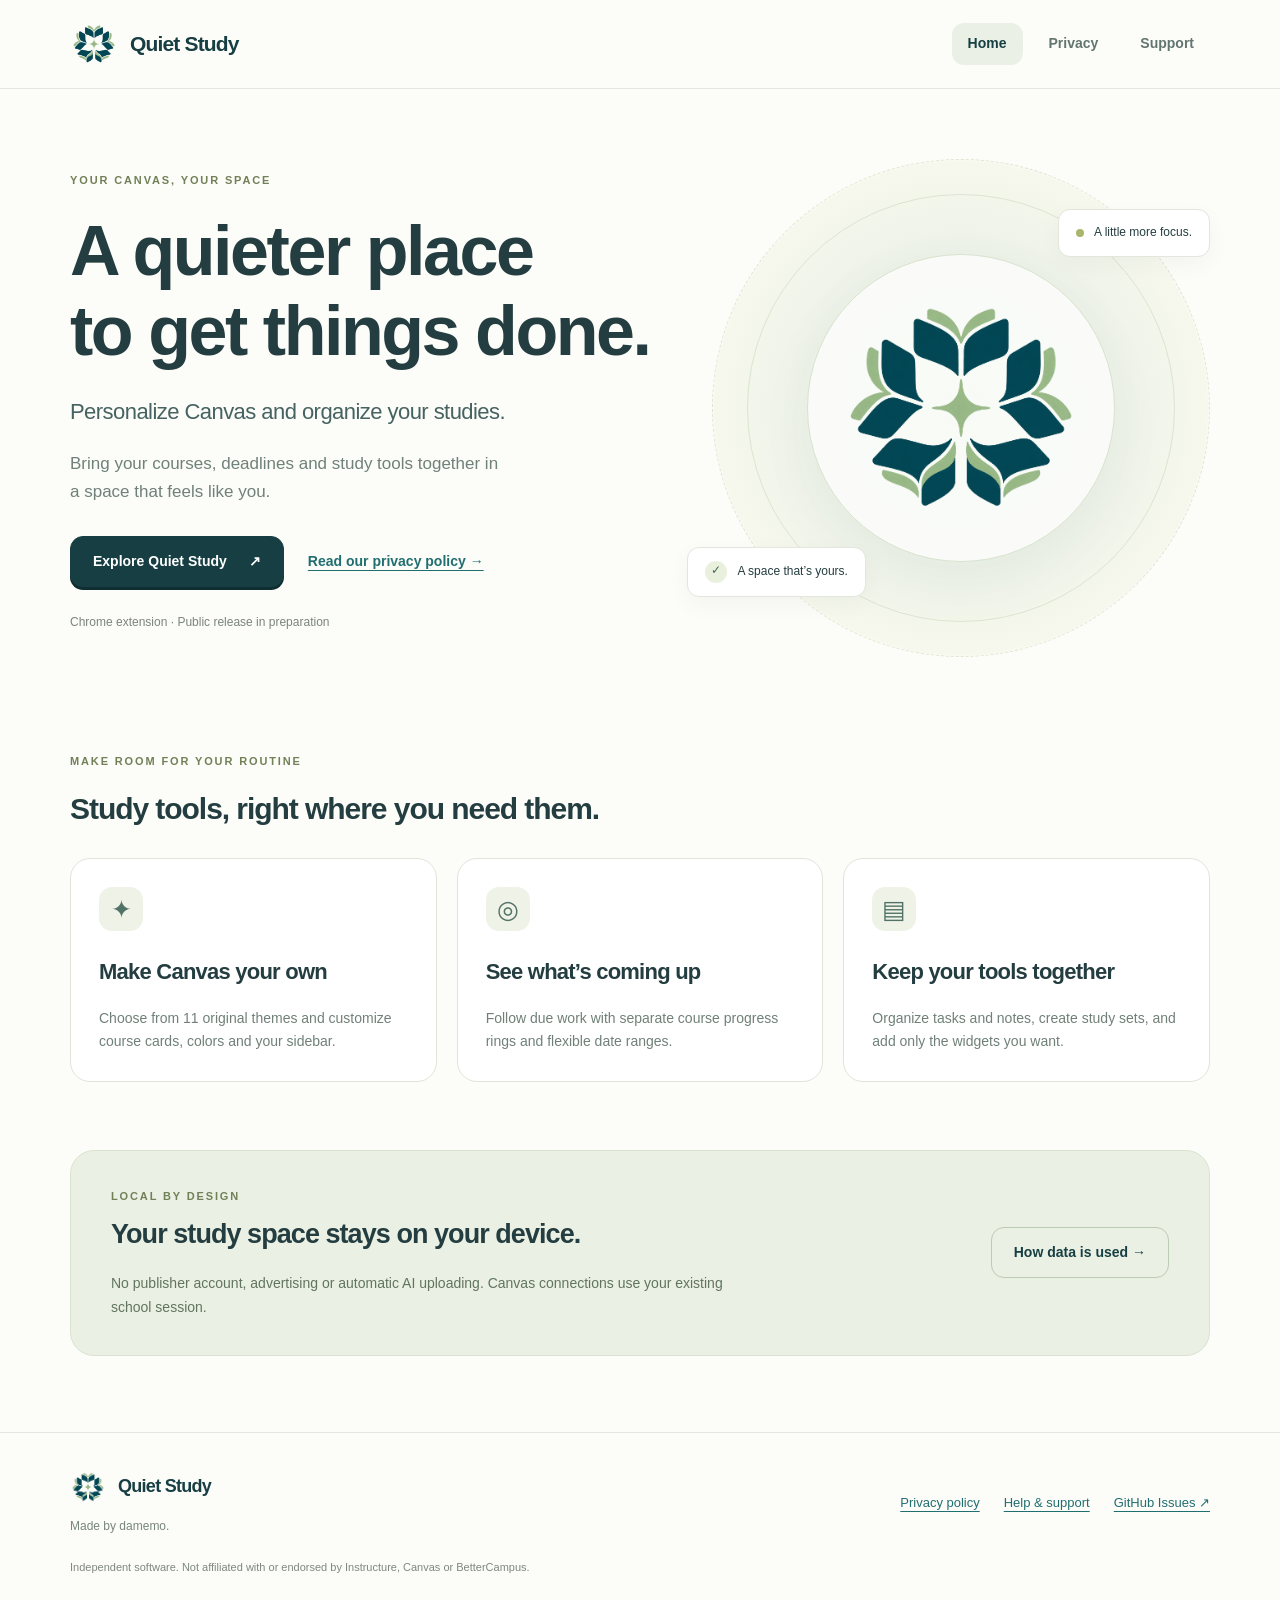
<file: index.html>
<!doctype html>
<html lang="en"><head><meta charset="utf-8"><meta name="viewport" content="width=device-width,initial-scale=1"><title>Home · Quiet Study</title><meta name="description" content="Personalize Canvas and organize your studies. Quiet Study by damemo."><meta name="theme-color" content="#173f43"><link rel="icon" type="image/png" href="icon-128.png"><link rel="stylesheet" href="style.css"></head>
<body><a class="skip" href="#main">Skip to content</a><header class="site-header"><div class="header-inner"><a class="brand" href="index.html" aria-label="Quiet Study home"><img src="quiet-study-logo.png" width="48" height="48" alt=""><span>Quiet Study</span></a><nav aria-label="Main navigation"><a href="index.html" aria-current="page">Home</a><a href="privacy.html">Privacy</a><a href="support.html">Support</a></nav></div></header>
<main id="main"><section class="hero wrap"><div class="hero-copy"><p class="eyebrow">YOUR CANVAS, YOUR SPACE</p><h1>A quieter place<br>to get things done.</h1><p class="lead">Personalize Canvas and organize your studies.</p><p class="intro">Bring your courses, deadlines and study tools together in a space that feels like you.</p><div class="actions"><a class="button" href="support.html">Explore Quiet Study <span aria-hidden="true">↗</span></a><a class="text-link" href="privacy.html">Read our privacy policy →</a></div><p class="release">Chrome extension · Public release in preparation</p></div><div class="hero-art" aria-hidden="true"><div class="orbit orbit-one"></div><div class="orbit orbit-two"></div><div class="logo-disc"><img src="quiet-study-logo.png" width="220" height="220" alt=""></div><div class="float-tag tag-top"><span class="dot"></span> A little more focus.</div><div class="float-tag tag-bottom"><span class="check">✓</span> A space that’s yours.</div></div></section>
<section class="feature-section wrap" aria-labelledby="features"><div class="section-title"><p class="eyebrow">MAKE ROOM FOR YOUR ROUTINE</p><h2 id="features">Study tools, right where you need them.</h2></div><div class="features"><article><span class="feature-icon" aria-hidden="true">✦</span><h3>Make Canvas your own</h3><p>Choose from 11 original themes and customize course cards, colors and your sidebar.</p></article><article><span class="feature-icon" aria-hidden="true">◎</span><h3>See what’s coming up</h3><p>Follow due work with separate course progress rings and flexible date ranges.</p></article><article><span class="feature-icon" aria-hidden="true">▤</span><h3>Keep your tools together</h3><p>Organize tasks and notes, create study sets, and add only the widgets you want.</p></article></div></section>
<section class="privacy-banner wrap"><div><p class="eyebrow">LOCAL BY DESIGN</p><h2>Your study space stays on your device.</h2><p>No publisher account, advertising or automatic AI uploading. Canvas connections use your existing school session.</p></div><a class="button secondary" href="privacy.html">How data is used →</a></section></main>
<footer><div class="footer-inner"><div><a class="brand" href="index.html"><img src="quiet-study-logo.png" width="36" height="36" alt=""><span>Quiet Study</span></a><p>Made by damemo.</p></div><div class="footer-links"><a href="privacy.html">Privacy policy</a><a href="support.html">Help &amp; support</a><a href="https://github.com/dmmoffice/quiet-study-site/issues">GitHub Issues ↗</a></div></div><p class="independent">Independent software. Not affiliated with or endorsed by Instructure, Canvas or BetterCampus.</p></footer></body></html>
</file>
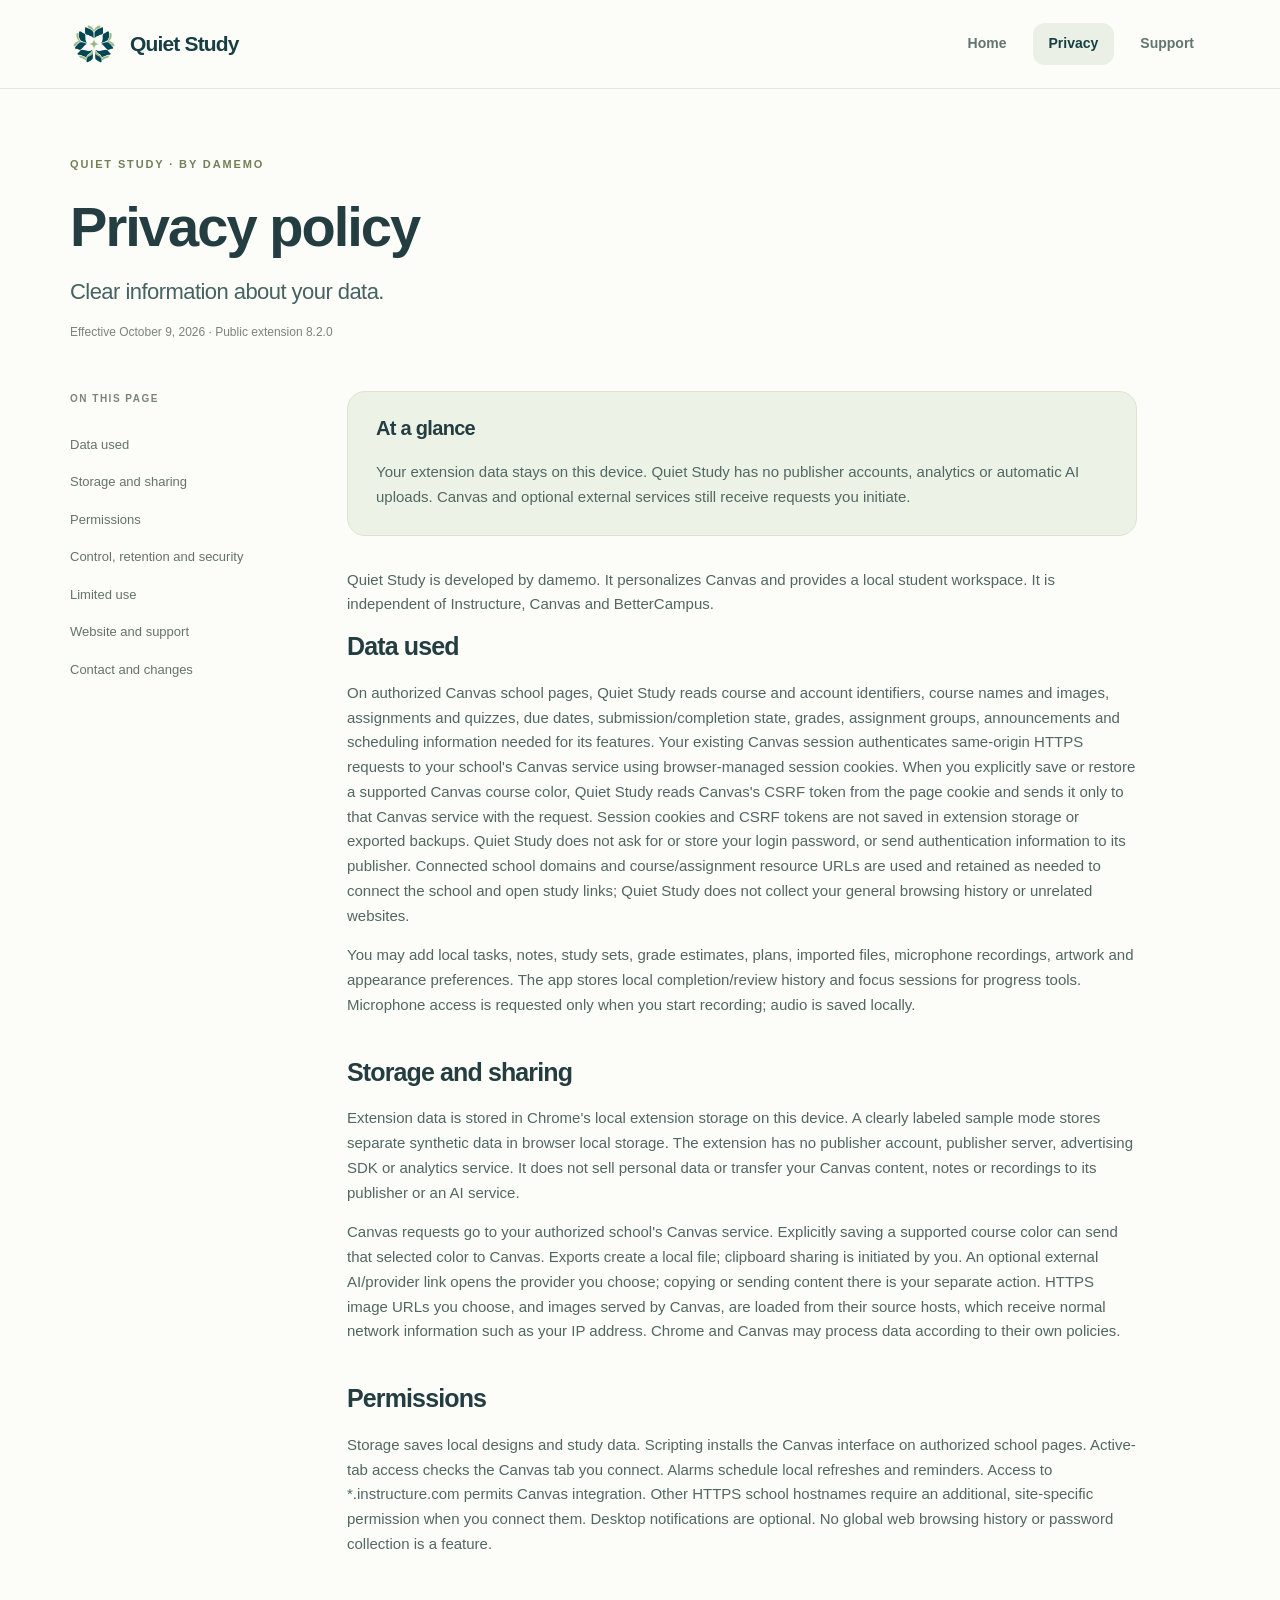
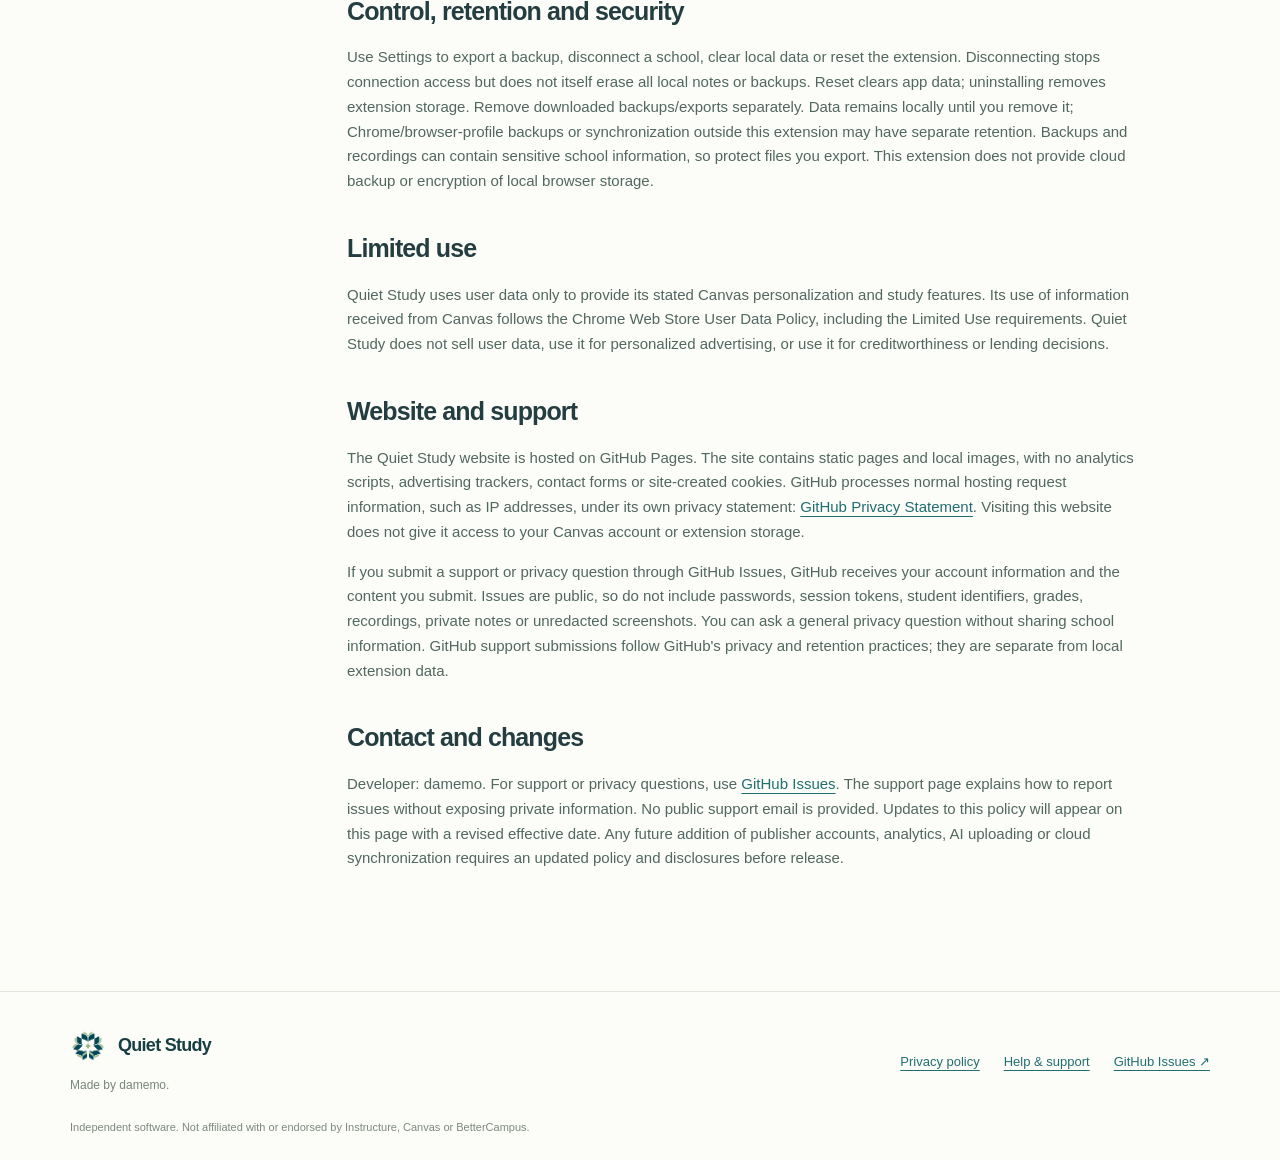
<file: privacy.html>
<!doctype html>
<html lang="en"><head><meta charset="utf-8"><meta name="viewport" content="width=device-width,initial-scale=1"><title>Privacy policy · Quiet Study</title><meta name="description" content="Quiet Study privacy policy: Canvas access, local storage, permissions and your choices."><meta name="theme-color" content="#173f43"><link rel="icon" type="image/png" href="icon-128.png"><link rel="stylesheet" href="style.css"></head>
<body><a class="skip" href="#main">Skip to content</a><header class="site-header"><div class="header-inner"><a class="brand" href="index.html" aria-label="Quiet Study home"><img src="quiet-study-logo.png" width="48" height="48" alt=""><span>Quiet Study</span></a><nav aria-label="Main navigation"><a href="index.html">Home</a><a href="privacy.html" aria-current="page">Privacy</a><a href="support.html">Support</a></nav></div></header>
<main id="main" class="wrap document-main"><div class="document-heading"><p class="eyebrow">QUIET STUDY · BY DAMEMO</p><h1>Privacy policy</h1><p class="lead">Clear information about your data.</p><p class="meta">Effective October 9, 2026 · Public extension 8.2.0</p></div><div class="document-layout"><aside class="contents"><nav aria-label="Privacy policy sections"><p>ON THIS PAGE</p><a href="#data-used">Data used</a><a href="#storage-and-sharing">Storage and sharing</a><a href="#permissions">Permissions</a><a href="#control-retention-and-security">Control, retention and security</a><a href="#limited-use">Limited use</a><a href="#website-and-support">Website and support</a><a href="#contact-and-changes">Contact and changes</a></nav></aside><article class="document"><div class="policy-summary"><h2>At a glance</h2><p>Your extension data stays on this device. Quiet Study has no publisher accounts, analytics or automatic AI uploads. Canvas and optional external services still receive requests you initiate.</p></div><p>Quiet Study is developed by damemo. It personalizes Canvas and provides a local student workspace. It is independent of Instructure, Canvas and BetterCampus.</p><section id="data-used"><h2>Data used</h2><p>On authorized Canvas school pages, Quiet Study reads course and account identifiers, course names and images, assignments and quizzes, due dates, submission/completion state, grades, assignment groups, announcements and scheduling information needed for its features. Your existing Canvas session authenticates same-origin HTTPS requests to your school&#x27;s Canvas service using browser-managed session cookies. When you explicitly save or restore a supported Canvas course color, Quiet Study reads Canvas&#x27;s CSRF token from the page cookie and sends it only to that Canvas service with the request. Session cookies and CSRF tokens are not saved in extension storage or exported backups. Quiet Study does not ask for or store your login password, or send authentication information to its publisher. Connected school domains and course/assignment resource URLs are used and retained as needed to connect the school and open study links; Quiet Study does not collect your general browsing history or unrelated websites.</p><p>You may add local tasks, notes, study sets, grade estimates, plans, imported files, microphone recordings, artwork and appearance preferences. The app stores local completion/review history and focus sessions for progress tools. Microphone access is requested only when you start recording; audio is saved locally.</p></section><section id="storage-and-sharing"><h2>Storage and sharing</h2><p>Extension data is stored in Chrome&#x27;s local extension storage on this device. A clearly labeled sample mode stores separate synthetic data in browser local storage. The extension has no publisher account, publisher server, advertising SDK or analytics service. It does not sell personal data or transfer your Canvas content, notes or recordings to its publisher or an AI service.</p><p>Canvas requests go to your authorized school&#x27;s Canvas service. Explicitly saving a supported course color can send that selected color to Canvas. Exports create a local file; clipboard sharing is initiated by you. An optional external AI/provider link opens the provider you choose; copying or sending content there is your separate action. HTTPS image URLs you choose, and images served by Canvas, are loaded from their source hosts, which receive normal network information such as your IP address. Chrome and Canvas may process data according to their own policies.</p></section><section id="permissions"><h2>Permissions</h2><p>Storage saves local designs and study data. Scripting installs the Canvas interface on authorized school pages. Active-tab access checks the Canvas tab you connect. Alarms schedule local refreshes and reminders. Access to *.instructure.com permits Canvas integration. Other HTTPS school hostnames require an additional, site-specific permission when you connect them. Desktop notifications are optional. No global web browsing history or password collection is a feature.</p></section><section id="control-retention-and-security"><h2>Control, retention and security</h2><p>Use Settings to export a backup, disconnect a school, clear local data or reset the extension. Disconnecting stops connection access but does not itself erase all local notes or backups. Reset clears app data; uninstalling removes extension storage. Remove downloaded backups/exports separately. Data remains locally until you remove it; Chrome/browser-profile backups or synchronization outside this extension may have separate retention. Backups and recordings can contain sensitive school information, so protect files you export. This extension does not provide cloud backup or encryption of local browser storage.</p></section><section id="limited-use"><h2>Limited use</h2><p>Quiet Study uses user data only to provide its stated Canvas personalization and study features. Its use of information received from Canvas follows the Chrome Web Store User Data Policy, including the Limited Use requirements. Quiet Study does not sell user data, use it for personalized advertising, or use it for creditworthiness or lending decisions.</p></section><section id="website-and-support"><h2>Website and support</h2><p>The Quiet Study website is hosted on GitHub Pages. The site contains static pages and local images, with no analytics scripts, advertising trackers, contact forms or site-created cookies. GitHub processes normal hosting request information, such as IP addresses, under its own privacy statement: <a href="https://docs.github.com/en/site-policy/privacy-policies/github-general-privacy-statement">GitHub Privacy Statement</a>. Visiting this website does not give it access to your Canvas account or extension storage.</p><p>If you submit a support or privacy question through GitHub Issues, GitHub receives your account information and the content you submit. Issues are public, so do not include passwords, session tokens, student identifiers, grades, recordings, private notes or unredacted screenshots. You can ask a general privacy question without sharing school information. GitHub support submissions follow GitHub&#x27;s privacy and retention practices; they are separate from local extension data.</p></section><section id="contact-and-changes"><h2>Contact and changes</h2><p>Developer: damemo. For support or privacy questions, use <a href="https://github.com/dmmoffice/quiet-study-site/issues">GitHub Issues</a>. The support page explains how to report issues without exposing private information. No public support email is provided. Updates to this policy will appear on this page with a revised effective date. Any future addition of publisher accounts, analytics, AI uploading or cloud synchronization requires an updated policy and disclosures before release.</p></section></article></div></main>
<footer><div class="footer-inner"><div><a class="brand" href="index.html"><img src="quiet-study-logo.png" width="36" height="36" alt=""><span>Quiet Study</span></a><p>Made by damemo.</p></div><div class="footer-links"><a href="privacy.html">Privacy policy</a><a href="support.html">Help &amp; support</a><a href="https://github.com/dmmoffice/quiet-study-site/issues">GitHub Issues ↗</a></div></div><p class="independent">Independent software. Not affiliated with or endorsed by Instructure, Canvas or BetterCampus.</p></footer></body></html>
</file>
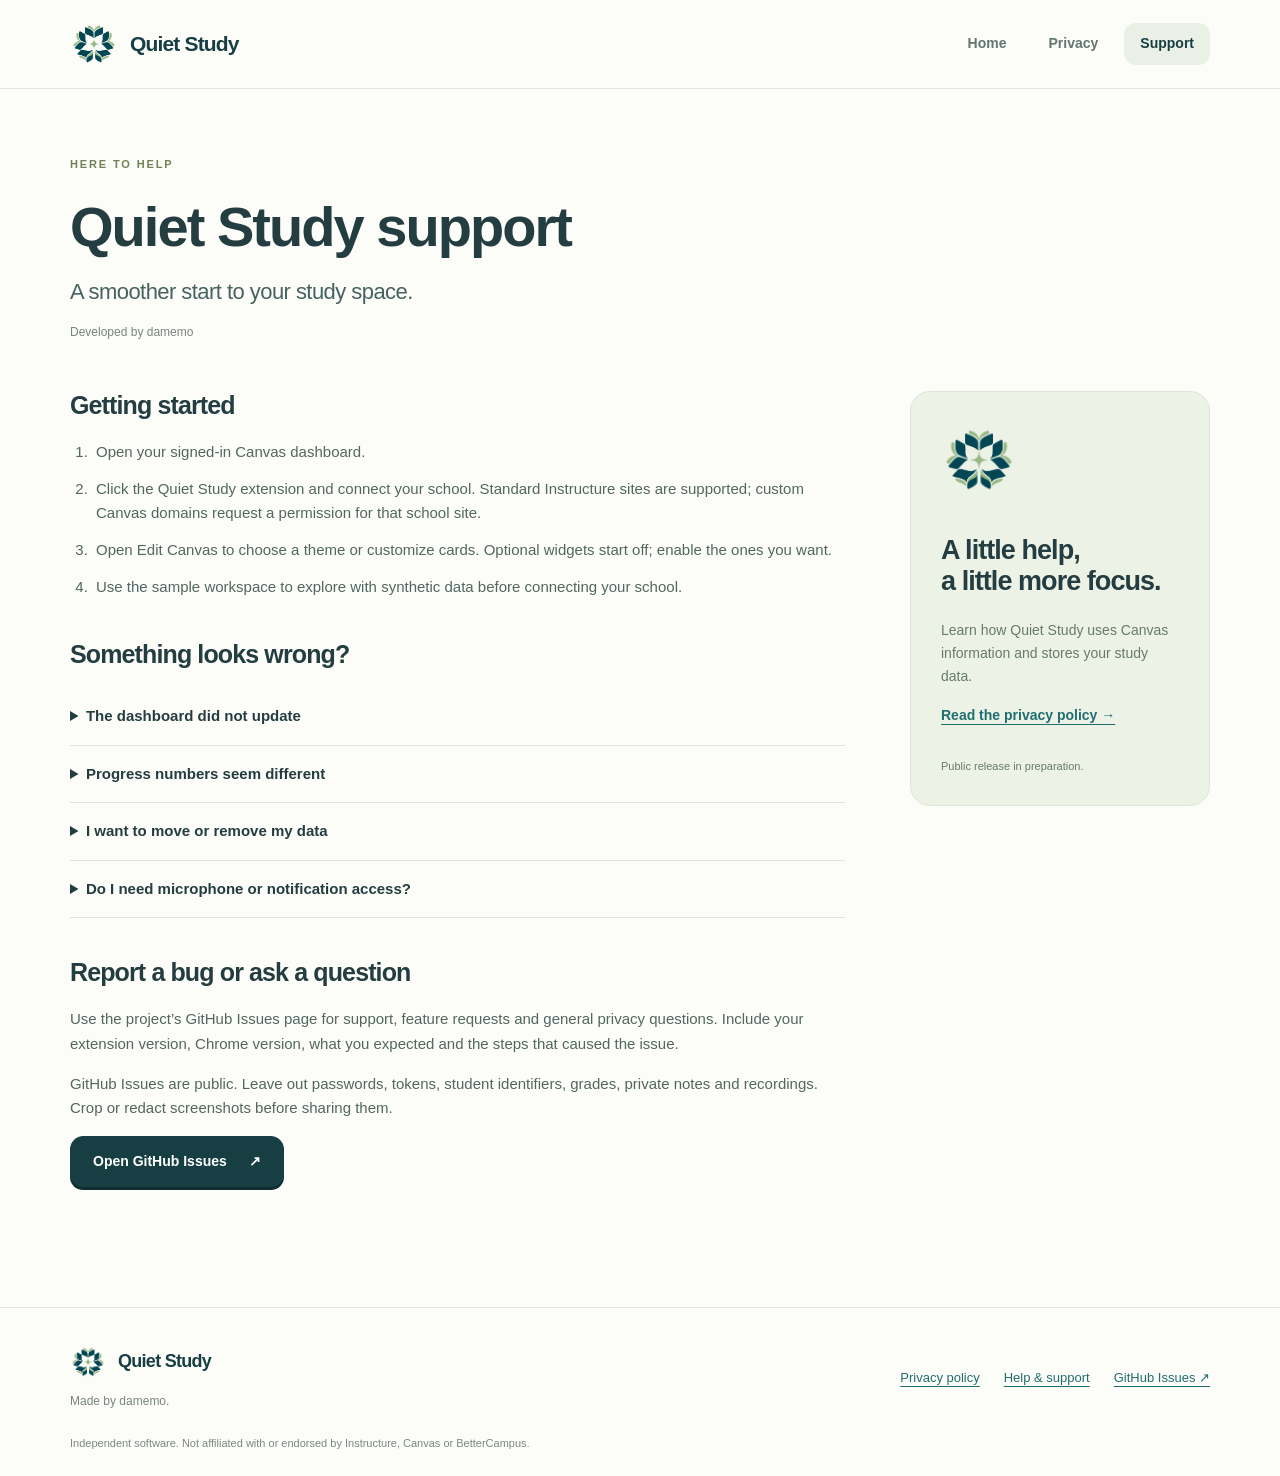
<file: support.html>
<!doctype html>
<html lang="en"><head><meta charset="utf-8"><meta name="viewport" content="width=device-width,initial-scale=1"><title>Support · Quiet Study</title><meta name="description" content="Getting started, troubleshooting and support for Quiet Study by damemo."><meta name="theme-color" content="#173f43"><link rel="icon" type="image/png" href="icon-128.png"><link rel="stylesheet" href="style.css"></head>
<body><a class="skip" href="#main">Skip to content</a><header class="site-header"><div class="header-inner"><a class="brand" href="index.html" aria-label="Quiet Study home"><img src="quiet-study-logo.png" width="48" height="48" alt=""><span>Quiet Study</span></a><nav aria-label="Main navigation"><a href="index.html">Home</a><a href="privacy.html">Privacy</a><a href="support.html" aria-current="page">Support</a></nav></div></header>
<main id="main" class="wrap document-main"><div class="document-heading"><p class="eyebrow">HERE TO HELP</p><h1>Quiet Study support</h1><p class="lead">A smoother start to your study space.</p><p class="meta">Developed by damemo</p></div><div class="support-layout"><article class="document"><section><h2>Getting started</h2><ol><li>Open your signed-in Canvas dashboard.</li><li>Click the Quiet Study extension and connect your school. Standard Instructure sites are supported; custom Canvas domains request a permission for that school site.</li><li>Open Edit Canvas to choose a theme or customize cards. Optional widgets start off; enable the ones you want.</li><li>Use the sample workspace to explore with synthetic data before connecting your school.</li></ol></section><section><h2>Something looks wrong?</h2><details><summary>The dashboard did not update</summary><p>Refresh Canvas after an extension update. Check that the Canvas appearance switch is on. If you use another Canvas appearance extension, pause it while comparing designs.</p></details><details><summary>Progress numbers seem different</summary><p>Compare the same date range and course filters. Day, Week, Month and Custom affect the tracker and the due work shown on cards. Local grade and GPA tools provide estimates; Canvas remains the source for official grades.</p></details><details><summary>I want to move or remove my data</summary><p>Export a backup from Settings before switching installations. Import it into your new installation. Reset clears app data; uninstalling removes extension storage. Delete downloaded backups and exports separately.</p></details><details><summary>Do I need microphone or notification access?</summary><p>Those features are optional. Microphone permission is requested when you start recording. Desktop notifications can be enabled separately. The rest of the extension works without them.</p></details></section><section><h2>Report a bug or ask a question</h2><p>Use the project’s GitHub Issues page for support, feature requests and general privacy questions. Include your extension version, Chrome version, what you expected and the steps that caused the issue.</p><p>GitHub Issues are public. Leave out passwords, tokens, student identifiers, grades, private notes and recordings. Crop or redact screenshots before sharing them.</p><a class="button" href="https://github.com/dmmoffice/quiet-study-site/issues">Open GitHub Issues <span aria-hidden="true">↗</span></a></section></article><aside class="support-card"><img src="quiet-study-logo.png" width="76" height="76" alt=""><h2>A little help,<br>a little more focus.</h2><p>Learn how Quiet Study uses Canvas information and stores your study data.</p><a class="text-link" href="privacy.html">Read the privacy policy →</a><p class="meta">Public release in preparation.</p></aside></div></main>
<footer><div class="footer-inner"><div><a class="brand" href="index.html"><img src="quiet-study-logo.png" width="36" height="36" alt=""><span>Quiet Study</span></a><p>Made by damemo.</p></div><div class="footer-links"><a href="privacy.html">Privacy policy</a><a href="support.html">Help &amp; support</a><a href="https://github.com/dmmoffice/quiet-study-site/issues">GitHub Issues ↗</a></div></div><p class="independent">Independent software. Not affiliated with or endorsed by Instructure, Canvas or BetterCampus.</p></footer></body></html>
</file>
<file: style.css>
*{box-sizing:border-box}html{scroll-behavior:smooth;scroll-padding-top:100px}body{margin:0;background:#fcfcf8;color:#243d40;font:16px/1.65 -apple-system,BlinkMacSystemFont,"Segoe UI",sans-serif}a{color:#216e70;text-decoration-thickness:1px;text-underline-offset:4px}a:hover{color:#174c50}a:focus-visible,summary:focus-visible{outline:3px solid #b3aa58;outline-offset:5px}h1,h2,h3,p{margin-top:0}h1,h2,h3{line-height:1.15;letter-spacing:-.035em}h1{font-size:clamp(42px,5.5vw,70px);font-weight:650;margin-bottom:24px}h2{font-size:30px;font-weight:650}h3{font-size:22px;font-weight:650}.wrap{max-width:1140px;width:calc(100% - 64px);margin-inline:auto}.skip{position:fixed;top:-100px;left:20px;padding:12px;background:white;z-index:10}.skip:focus{top:12px}.site-header{border-bottom:1px solid #e1e7dd;background:#fcfcf8ee;position:sticky;top:0;z-index:5;backdrop-filter:blur(14px)}.header-inner{max-width:1140px;width:calc(100% - 64px);margin:auto;display:flex;align-items:center;justify-content:space-between;min-height:88px;gap:24px}.brand{display:flex;align-items:center;gap:12px;color:#173f43;text-decoration:none;font-size:21px;font-weight:650;letter-spacing:-.04em}.brand img{object-fit:contain}.site-header nav{display:flex;gap:10px}.site-header nav a{border-radius:12px;text-decoration:none;padding:9px 16px;color:#637571;font-size:14px;font-weight:550}.site-header nav a[aria-current=page]{color:#173f43;background:#eaf0e6}.hero{min-height:620px;display:grid;grid-template-columns:1.18fr 1fr;align-items:center;gap:55px;padding-block:70px}.eyebrow{font-size:11px;font-weight:750;letter-spacing:.17em;color:#718057;margin-bottom:22px}.lead{font-size:22px;line-height:1.45;color:#466361;letter-spacing:-.025em}.intro{max-width:430px;color:#70807a;font-size:17px}.actions{display:flex;gap:24px;align-items:center;flex-wrap:wrap;margin-top:30px}.button{display:inline-flex;align-items:center;justify-content:center;gap:22px;padding:13px 22px;background:#173f43;color:#fff;border:1px solid #173f43;border-radius:13px;text-decoration:none;font-size:14px;font-weight:600;box-shadow:0 3px 0 #0e2e31;transition:transform .18s,background .18s}.button:hover{color:white;background:#28575a;transform:translateY(-2px)}.text-link{font-size:14px;font-weight:600}.release{font-size:12px;color:#7b857c;margin-top:26px}.hero-art{position:relative;width:100%;aspect-ratio:1;border-radius:50%;background:radial-gradient(circle,#e4eedb 0,#edf2e8 45%,#f7f8ed 70%,transparent 71%);display:flex;align-items:center;justify-content:center}.logo-disc{width:62%;aspect-ratio:1;border:1px solid #d8e2cd;border-radius:50%;background:#ffffffbd;display:flex;align-items:center;justify-content:center;box-shadow:0 20px 65px #2543440a}.logo-disc img{width:84%;height:auto}.orbit{position:absolute;border:1px solid #dde4d1;border-radius:50%;inset:7%}.orbit-two{inset:0;border-style:dashed;border-color:#e0e4d4}.float-tag{position:absolute;background:#fff;box-shadow:0 8px 25px #253e3d0a;border:1px solid #e2e6dc;border-radius:12px;padding:13px 17px;display:flex;align-items:center;gap:10px;font-size:12px}.tag-top{top:10%;right:0}.tag-bottom{bottom:12%;left:-5%}.dot{width:8px;height:8px;border-radius:50%;background:#a8b56c}.check{background:#eaf0de;border-radius:50%;width:22px;height:22px;text-align:center;color:#426947}.feature-section{padding-block:25px 68px}.section-title{max-width:600px}.features{display:grid;grid-template-columns:repeat(3,1fr);gap:20px;margin-top:32px}.features article{background:#fff;border:1px solid #e0e5da;padding:28px;border-radius:20px}.feature-icon{display:flex;align-items:center;justify-content:center;width:44px;height:44px;background:#eff3e7;border-radius:13px;color:#527267;font-size:25px;margin-bottom:28px}.features p{font-size:14px;color:#708078;margin-bottom:0}.privacy-banner{background:#eaf0e4;border:1px solid #dae3d0;border-radius:24px;padding:36px 40px;display:flex;align-items:center;gap:40px;margin-bottom:76px}.privacy-banner>div{flex:1}.privacy-banner .eyebrow{margin-bottom:14px}.privacy-banner h2{font-size:27px;max-width:520px}.privacy-banner p:last-child{max-width:630px;color:#617460;font-size:14px;margin-bottom:0}.secondary{background:transparent;color:#173f43;border-color:#bbcbb4;box-shadow:none;white-space:nowrap}.secondary:hover{background:#dfe9d8;color:#173f43}footer{border-top:1px solid #e1e7dd;padding:36px 0 24px}.footer-inner{max-width:1140px;width:calc(100% - 64px);margin:auto;display:flex;justify-content:space-between;gap:24px}.footer-inner .brand{font-size:18px}.footer-inner p{font-size:12px;color:#78867b;margin:12px 0 0}.footer-links{display:flex;gap:24px;align-items:center;flex-wrap:wrap}.footer-links a{font-size:13px}.independent{max-width:1140px;width:calc(100% - 64px);margin:22px auto 0;font-size:11px;color:#7e887e}.document-main{padding-block:66px 80px}.document-heading{margin-bottom:48px}.document-heading h1{font-size:clamp(38px,5vw,56px);margin-bottom:16px}.document-heading .lead{margin-bottom:16px}.meta{font-size:12px;color:#7b857c}.document-layout{display:grid;grid-template-columns:215px minmax(0,1fr);gap:62px}.contents nav{position:sticky;top:118px}.contents p{font-size:10px;letter-spacing:.15em;font-weight:750;color:#7a8575;margin-bottom:18px}.contents a{display:block;font-size:13px;color:#64746b;text-decoration:none;padding:9px 0;line-height:1.5}.document{max-width:790px}.document h2{font-size:25px;margin-bottom:20px}.document p,.document li{font-size:15px;color:#526762}.document p{overflow-wrap:anywhere}.document section{margin-bottom:40px}.document ol{padding-left:22px}.document li{padding-left:4px;margin-bottom:12px}.policy-summary{padding:25px 28px;border:1px solid #dce4d1;border-radius:18px;background:#edf2e7;margin-bottom:32px}.policy-summary h2{font-size:20px}.policy-summary p{margin-bottom:0}.support-layout{display:grid;grid-template-columns:minmax(0,1fr) 300px;gap:65px}.support-card{padding:30px;background:#edf2e7;border:1px solid #dde5d6;border-radius:20px;height:max-content;position:sticky;top:118px}.support-card h2{margin-top:28px;font-size:27px}.support-card p{font-size:14px;color:#677b69}.support-card .meta{margin:28px 0 0;font-size:11px}details{border-bottom:1px solid #dfe5dc;padding:17px 0}summary{font-size:15px;font-weight:600;cursor:pointer;line-height:1.5}details p{padding-top:12px;margin-bottom:0}@media(max-width:850px){.hero{gap:22px;min-height:550px}.hero h1{font-size:48px}.actions{gap:18px}.hero-art .float-tag{font-size:10px;padding:10px}.features{gap:12px}.features article{padding:22px}.privacy-banner{padding:28px;gap:24px}.document-layout{grid-template-columns:165px minmax(0,1fr);gap:30px}.support-layout{grid-template-columns:minmax(0,1fr) 250px;gap:32px}.support-card{padding:23px}}@media(max-width:620px){.wrap,.header-inner,.footer-inner,.independent{width:calc(100% - 36px)}.header-inner{min-height:74px;gap:12px}.brand{font-size:17px;gap:7px}.brand img{width:35px;height:35px}.site-header nav{gap:0}.site-header nav a{font-size:12px;padding:7px 9px}.hero{grid-template-columns:1fr;padding-block:45px;gap:36px}.hero h1{font-size:47px}.hero .lead{font-size:20px}.hero-art{max-width:330px;margin:auto}.tag-top{right:-1%}.tag-bottom{left:0}.features{grid-template-columns:1fr}.feature-section{padding-top:12px;padding-bottom:36px}.feature-icon{margin-bottom:20px}.privacy-banner{display:block;margin-bottom:45px}.privacy-banner .button{margin-top:26px}.footer-inner{display:block}.footer-links{margin-top:24px;gap:18px}.document-main{padding-top:42px}.document-heading{margin-bottom:30px}.document-layout,.support-layout{grid-template-columns:1fr;gap:30px}.contents nav{position:static;border-bottom:1px solid #dfe5dc;padding-bottom:22px}.contents a{display:inline-block;margin-right:15px;font-size:12px}.support-card{position:static}.document h2{font-size:24px}.policy-summary{padding:22px}}@media(prefers-reduced-motion:reduce){html{scroll-behavior:auto}.button{transition:none}}
</file>
